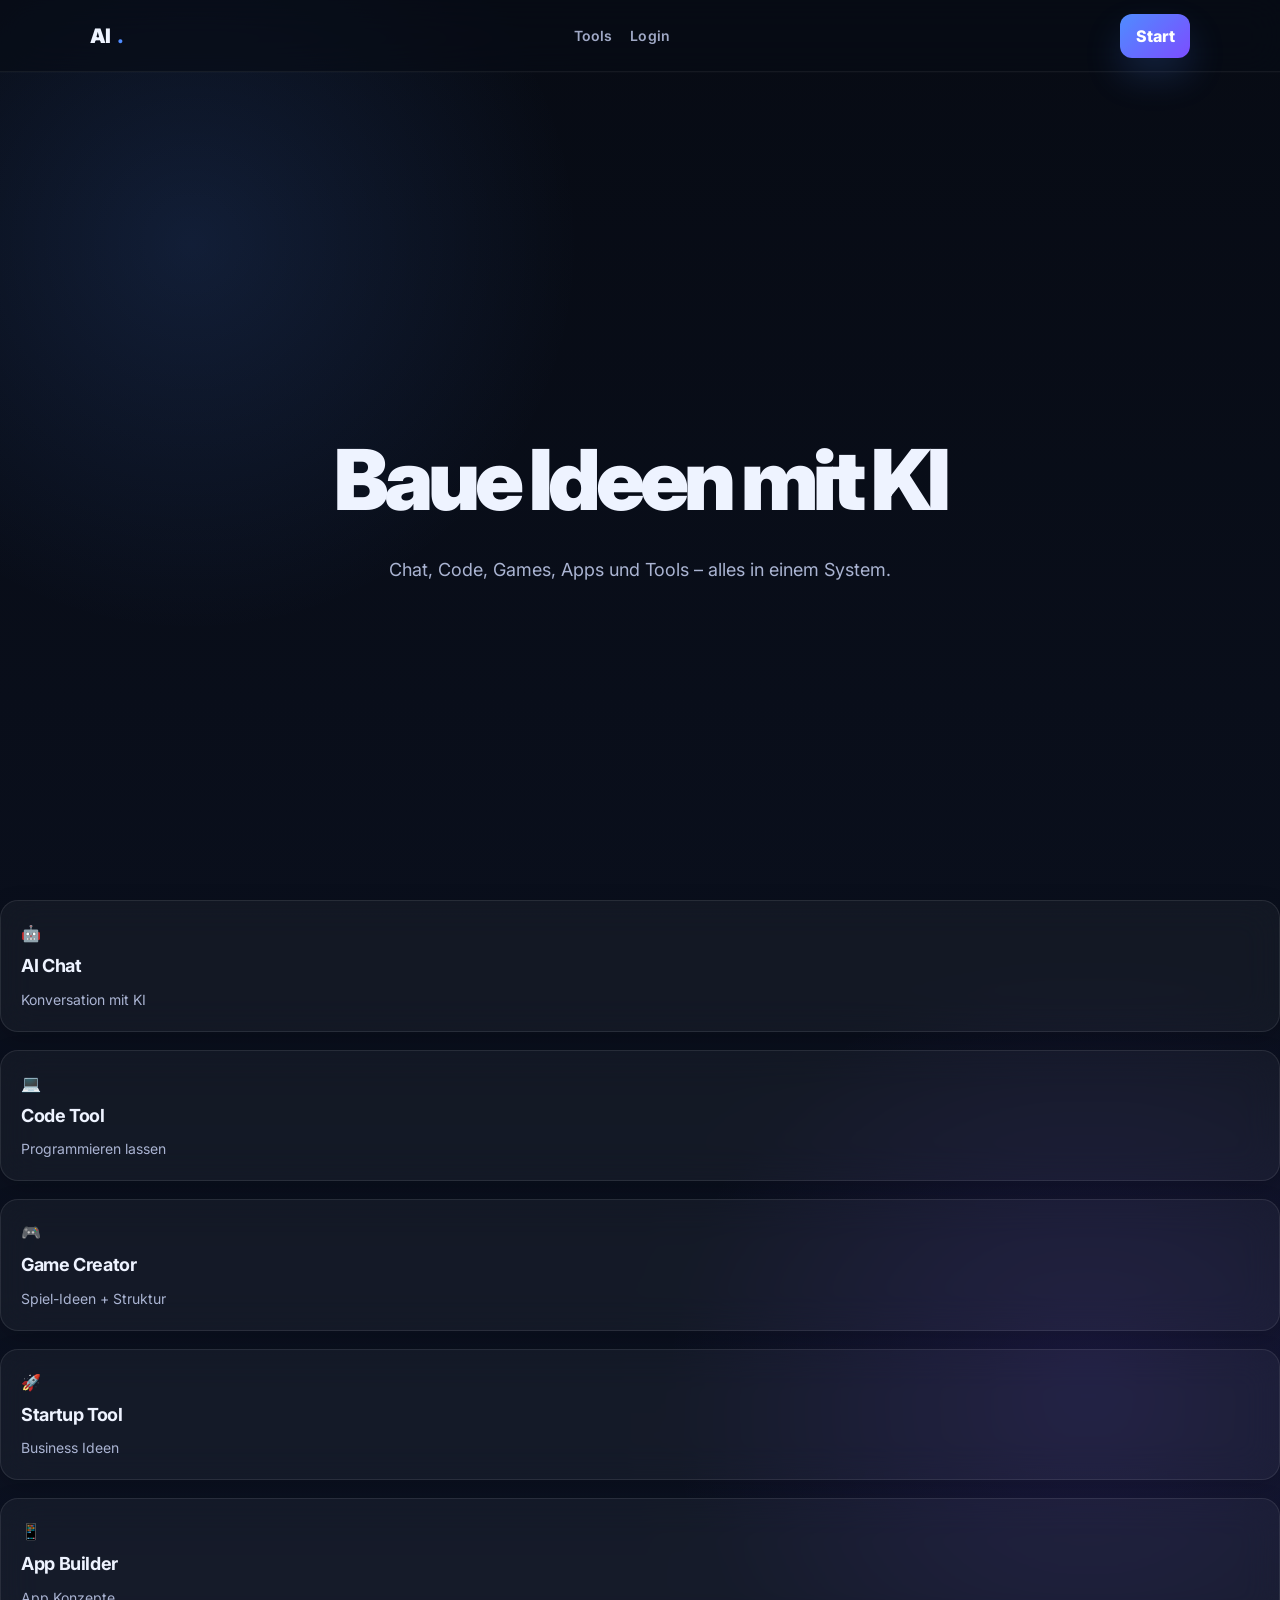
<file: index.html>
<!DOCTYPE html>
<html lang="de">
<head>
<meta charset="UTF-8">
<meta name="viewport" content="width=device-width, initial-scale=1.0">
<title>AI Tools Hub</title>

<link rel="stylesheet" href="style.css">
<link href="https://fonts.googleapis.com/css2?family=Inter:wght@400;600;800&display=swap" rel="stylesheet">
</head>

<body>

<header>
  <div class="logo">AI<span>.</span></div>

  <nav>
    <a href="#tools">Tools</a>
    <a href="login.html">Login</a>
  </nav>

  <button class="btnPrimary" onclick="location.href='login.html'">Start</button>
</header>

<section class="hero">

  <h1>Baue Ideen mit KI</h1>
  <p>Chat, Code, Games, Apps und Tools – alles in einem System.</p>

</section>

<section id="tools" class="grid">

  <div class="card" onclick="go('Chat Assistant','chat')">
    🤖<h3>AI Chat</h3><p>Konversation mit KI</p>
  </div>

  <div class="card" onclick="go('Code Helper','code')">
    💻<h3>Code Tool</h3><p>Programmieren lassen</p>
  </div>

  <div class="card" onclick="go('Game Creator','game')">
    🎮<h3>Game Creator</h3><p>Spiel-Ideen + Struktur</p>
  </div>

  <div class="card" onclick="go('Startup Builder','startup')">
    🚀<h3>Startup Tool</h3><p>Business Ideen</p>
  </div>

  <div class="card" onclick="go('App Builder','app')">
    📱<h3>App Builder</h3><p>App Konzepte</p>
  </div>

</section>

<script>
function go(name,type){
  location.href = `tool.html?name=${encodeURIComponent(name)}&type=${type}`;
}
</script>

</body>
</html>
</file>
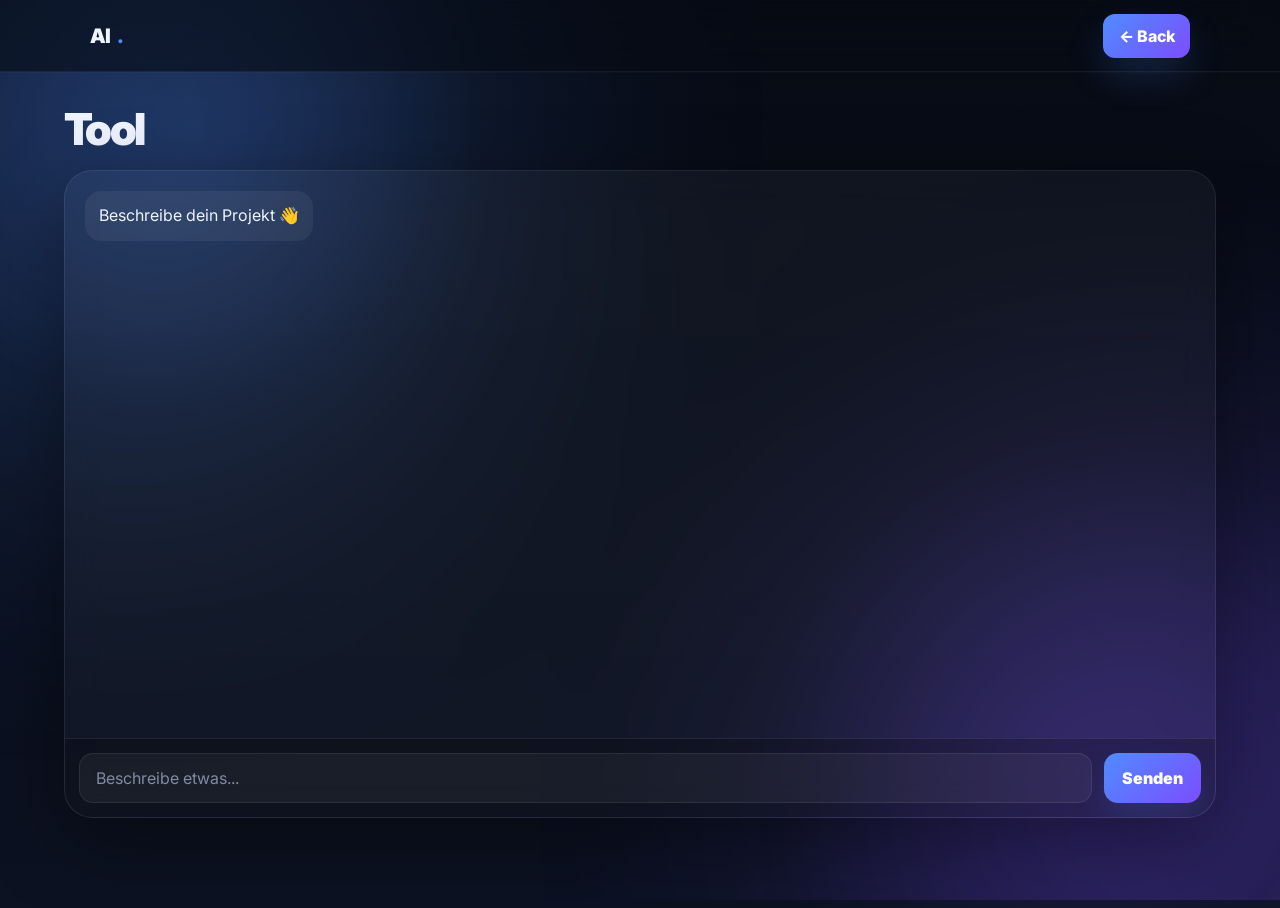
<file: tool.html>
<!DOCTYPE html>
<html lang="de">
<head>
<meta charset="UTF-8">
<meta name="viewport" content="width=device-width, initial-scale=1.0">
<title>Tool</title>

<link rel="stylesheet" href="style.css">
<link href="https://fonts.googleapis.com/css2?family=Inter:wght@300;500;700;900&display=swap" rel="stylesheet">
</head>

<body>

<div class="background">
  <div class="blur one"></div>
  <div class="blur two"></div>
</div>

<header>
  <div class="logo">AI<span>.</span></div>
  <button class="login" onclick="window.location='index.html'">← Back</button>
</header>

<main class="toolWrap">

<div class="toolHeader">
  <h1 id="title"></h1>
</div>

<div class="chatCard">

<div id="chat"></div>

<div class="chatInput">
  <input id="input" placeholder="Beschreibe etwas...">
  <button id="send">Senden</button>
</div>

</div>

</main>

<script>
const params = new URLSearchParams(location.search);
const type = params.get("type") || "chat";
document.getElementById("title").innerText = params.get("name") || "Tool";

const chat = document.getElementById("chat");
const input = document.getElementById("input");
const send = document.getElementById("send");

function add(t,c){
  const d=document.createElement("div");
  d.className=c;
  d.innerText=t;
  chat.appendChild(d);
  chat.scrollTop=chat.scrollHeight;
}

function bot(msg){
  msg = msg.toLowerCase();

  if(type==="game"){
    return "🎮 Game Idee:\n\nMechanik: " + msg +
    "\n\nCharaktere: Spieler + Gegner\nLevel: 3–5 Stages\nZiel: Score System + Progression\n\n💡 Optional: Multiplayer später";
  }

  if(type==="app"){
    return "📱 App Idee:\n" + msg + "\n\nFeatures: Login, Profile, Datenbank";
  }

  if(type==="startup"){
    return "🚀 Startup Idee:\n" + msg + "\n\nMonetarisierung: Ads + Premium";
  }

  if(msg.includes("code")) return "💻 Ich helfe dir beim Code!";
  if(msg.includes("idee")) return "💡 Gute Idee!";
  return "Ich habe das verstanden.";
}

function sendMsg(){
  const v=input.value.trim();
  if(!v)return;

  add(v,"user");
  input.value="";

  setTimeout(()=>{
    add(bot(v),"bot");
  },300);
}

send.onclick=sendMsg;
input.addEventListener("keydown",e=>e.key==="Enter"&&sendMsg());

add("Beschreibe dein Projekt 👋","bot");
</script>

</body>
</html>
</file>
<file: style.css>
:root{
  --bg:#070b14;
  --bg-2:#0c1222;
  --panel:rgba(255,255,255,.04);
  --panel-2:rgba(255,255,255,.06);
  --panel-3:rgba(255,255,255,.08);
  --border:rgba(255,255,255,.09);
  --border-2:rgba(79,140,255,.25);
  --text:#eef3ff;
  --muted:#aab4d2;
  --muted-2:#7f8aa8;
  --accent:#4f8cff;
  --accent-2:#7c4dff;
  --accent-3:#36d1dc;
  --success:#2dd4bf;
  --warn:#f59e0b;
  --danger:#f87171;
  --radius-sm:10px;
  --radius-md:14px;
  --radius-lg:18px;
  --radius-xl:24px;
  --radius-2xl:30px;
  --shadow-sm:0 8px 24px rgba(0,0,0,.18);
  --shadow-md:0 16px 48px rgba(0,0,0,.28);
  --shadow-lg:0 24px 80px rgba(0,0,0,.42);
  --container:1200px;
  --header-h:72px;
  --transition:.22s ease;
  --transition-slow:.35s ease;
}

*{
  margin:0;
  padding:0;
  box-sizing:border-box;
  -webkit-tap-highlight-color:transparent;
}

html{
  scroll-behavior:smooth;
}

body{
  min-height:100vh;
  background:
    radial-gradient(circle at 15% 15%, rgba(79,140,255,.14), transparent 22%),
    radial-gradient(circle at 85% 85%, rgba(124,77,255,.14), transparent 24%),
    linear-gradient(180deg, var(--bg) 0%, var(--bg-2) 100%);
  color:var(--text);
  overflow-x:hidden;
  line-height:1.5;
  font-family:Inter, system-ui, -apple-system, BlinkMacSystemFont, "Segoe UI", sans-serif;
  text-rendering:optimizeLegibility;
  -webkit-font-smoothing:antialiased;
  -moz-osx-font-smoothing:grayscale;
}

img,svg,video{
  display:block;
  max-width:100%;
}

a{
  color:inherit;
}

button,
input,
textarea,
select{
  font:inherit;
}

button{
  cursor:pointer;
  border:none;
  outline:none;
  transition:transform var(--transition), background var(--transition), border-color var(--transition), box-shadow var(--transition), opacity var(--transition);
}

button:active{
  transform:translateY(1px);
}

button:focus-visible,
a:focus-visible,
input:focus-visible,
textarea:focus-visible,
select:focus-visible{
  outline:2px solid rgba(79,140,255,.75);
  outline-offset:2px;
}

::selection{
  background:rgba(79,140,255,.35);
  color:#fff;
}

/* =========================
   BACKGROUND / EFFECTS
========================= */

.background{
  position:fixed;
  inset:0;
  z-index:-2;
  overflow:hidden;
  pointer-events:none;
}

.blur{
  position:absolute;
  width:680px;
  height:680px;
  border-radius:50%;
  filter:blur(140px);
  opacity:.28;
  animation:floatBlob 12s ease-in-out infinite;
}

.blur.one{
  top:-220px;
  left:-220px;
  background:rgba(79,140,255,.95);
}

.blur.two{
  bottom:-240px;
  right:-240px;
  background:rgba(124,77,255,.9);
  animation-delay:4s;
}

.blur.three{
  top:30%;
  left:50%;
  transform:translateX(-50%);
  background:rgba(54,209,220,.6);
  animation-delay:7s;
}

@keyframes floatBlob{
  0%{ transform:translate3d(0,0,0) scale(1); }
  33%{ transform:translate3d(20px,-24px,0) scale(1.05); }
  66%{ transform:translate3d(-16px,16px,0) scale(.96); }
  100%{ transform:translate3d(0,0,0) scale(1); }
}

.noise{
  position:fixed;
  inset:0;
  pointer-events:none;
  z-index:-1;
  opacity:.06;
  background-image:
    linear-gradient(rgba(255,255,255,.5) 1px, transparent 1px),
    linear-gradient(90deg, rgba(255,255,255,.5) 1px, transparent 1px);
  background-size:36px 36px;
  mask-image:radial-gradient(circle at center, black 35%, transparent 95%);
}

/* =========================
   LAYOUT HELPERS
========================= */

.container{
  width:min(100%, var(--container));
  margin-inline:auto;
  padding-inline:24px;
}

.section{
  padding:88px 0;
}

.section-sm{
  padding:56px 0;
}

.section-lg{
  padding:120px 0;
}

.stack{
  display:flex;
  flex-direction:column;
  gap:16px;
}

.stack-sm{
  display:flex;
  flex-direction:column;
  gap:10px;
}

.inline{
  display:flex;
  align-items:center;
  gap:10px;
}

.grid{
  display:grid;
  gap:18px;
}

.grid-2{
  grid-template-columns:repeat(2,minmax(0,1fr));
}

.grid-3{
  grid-template-columns:repeat(3,minmax(0,1fr));
}

.grid-4{
  grid-template-columns:repeat(4,minmax(0,1fr));
}

.center{
  display:grid;
  place-items:center;
}

.hidden{
  display:none !important;
}

.relative{
  position:relative;
}

.z-1{
  z-index:1;
}

.text-center{
  text-align:center;
}

.muted{
  color:var(--muted);
}

.muted-2{
  color:var(--muted-2);
}

/* =========================
   HEADER
========================= */

header{
  position:sticky;
  top:0;
  z-index:50;
  height:var(--header-h);
  display:flex;
  align-items:center;
  justify-content:space-between;
  gap:18px;
  padding:0 7%;
  background:rgba(8,12,22,.62);
  backdrop-filter:blur(18px);
  border-bottom:1px solid rgba(255,255,255,.06);
  box-shadow:0 1px 0 rgba(255,255,255,.02);
}

.logo{
  display:flex;
  align-items:center;
  gap:6px;
  font-size:20px;
  line-height:1;
  font-weight:900;
  letter-spacing:-.02em;
  user-select:none;
}

.logo span{
  color:var(--accent);
}

nav{
  display:flex;
  align-items:center;
  gap:18px;
  flex-wrap:wrap;
}

nav a{
  position:relative;
  text-decoration:none;
  color:var(--muted);
  font-size:14px;
  font-weight:600;
  letter-spacing:.01em;
  transition:color var(--transition), opacity var(--transition);
  opacity:.94;
}

nav a:hover{
  color:#fff;
  opacity:1;
}

nav a::after{
  content:"";
  position:absolute;
  left:0;
  bottom:-8px;
  width:100%;
  height:2px;
  border-radius:99px;
  transform:scaleX(0);
  transform-origin:left;
  background:linear-gradient(90deg, var(--accent), var(--accent-2));
  transition:transform var(--transition);
}

nav a:hover::after{
  transform:scaleX(1);
}

.headerActions{
  display:flex;
  align-items:center;
  gap:10px;
}

.ghostBtn,
.login,
.btnPrimary,
.btnSecondary,
.btnTertiary{
  display:inline-flex;
  align-items:center;
  justify-content:center;
  gap:8px;
  min-height:44px;
  padding:0 16px;
  border-radius:12px;
  font-weight:800;
  letter-spacing:-.01em;
  transition:transform var(--transition), box-shadow var(--transition), background var(--transition), border-color var(--transition), opacity var(--transition);
  user-select:none;
}

.ghostBtn{
  width:44px;
  padding:0;
  background:rgba(255,255,255,.06);
  color:#fff;
  border:1px solid rgba(255,255,255,.08);
  box-shadow:var(--shadow-sm);
}

.ghostBtn:hover{
  background:rgba(255,255,255,.1);
  transform:translateY(-1px);
}

.login,
.btnPrimary{
  background:linear-gradient(135deg, var(--accent), var(--accent-2));
  color:#fff;
  box-shadow:0 18px 36px rgba(79,140,255,.18);
}

.login:hover,
.btnPrimary:hover{
  transform:translateY(-2px);
  box-shadow:0 24px 46px rgba(79,140,255,.24);
}

.btnSecondary{
  background:rgba(255,255,255,.06);
  color:#fff;
  border:1px solid rgba(255,255,255,.08);
}

.btnSecondary:hover{
  background:rgba(255,255,255,.09);
  transform:translateY(-2px);
}

.btnTertiary{
  background:transparent;
  color:var(--text);
  border:1px solid rgba(255,255,255,.08);
}

.btnTertiary:hover{
  background:rgba(255,255,255,.05);
  transform:translateY(-2px);
}

.backBtn{
  display:inline-flex;
  align-items:center;
  gap:8px;
  min-height:42px;
  padding:0 14px;
  border-radius:12px;
  text-decoration:none;
  color:#fff;
  background:rgba(255,255,255,.06);
  border:1px solid rgba(255,255,255,.08);
  transition:transform var(--transition), background var(--transition), border-color var(--transition);
}

.backBtn:hover{
  background:rgba(255,255,255,.1);
  border-color:rgba(255,255,255,.14);
  transform:translateY(-1px);
}

/* =========================
   HERO
========================= */

.hero,
.heroClean{
  position:relative;
  width:min(100%, var(--container));
  margin-inline:auto;
  padding:88px 24px 36px;
  min-height:calc(100vh - var(--header-h));
  display:flex;
  align-items:center;
}

.hero{
  flex-direction:column;
  justify-content:center;
  text-align:center;
  gap:18px;
}

.heroClean{
  flex-direction:row;
  justify-content:flex-start;
  gap:24px;
}

.heroText{
  max-width:840px;
}

.hero h1,
.heroText h1{
  font-size:clamp(42px, 7vw, 84px);
  line-height:.98;
  letter-spacing:-.06em;
  font-weight:950;
}

.hero h1 span,
.heroText span{
  color:var(--accent);
}

.hero p,
.heroText p{
  margin-top:16px;
  max-width:720px;
  color:var(--muted);
  font-size:clamp(16px, 2vw, 18px);
  line-height:1.7;
}

.heroButtons{
  margin-top:28px;
  display:flex;
  align-items:center;
  gap:12px;
  flex-wrap:wrap;
}

.heroButtons button{
  min-height:48px;
  padding:0 18px;
  border-radius:14px;
  border:none;
  font-weight:800;
}

.badge,
.kicker{
  display:inline-flex;
  align-items:center;
  gap:8px;
  min-height:34px;
  padding:0 12px;
  border-radius:999px;
  background:rgba(79,140,255,.14);
  color:#dce8ff;
  border:1px solid rgba(79,140,255,.2);
  font-size:12px;
  font-weight:800;
  letter-spacing:.02em;
  width:max-content;
}

.kicker{
  margin-bottom:14px;
}

/* =========================
   PANELS / GLASS
========================= */

.glass,
.glassPanel,
.panel,
.loginCard,
.loginBox,
.chatCard,
.contactCard,
.toolCard,
.card,
.featureCard,
.pricingCard{
  position:relative;
  background:var(--panel);
  border:1px solid var(--border);
  backdrop-filter:blur(18px);
  box-shadow:var(--shadow-sm);
}

.glass{
  width:min(100%, 430px);
  padding:24px;
  border-radius:var(--radius-2xl);
}

.glassPanel{
  border-radius:var(--radius-xl);
  padding:20px;
}

.panel{
  border-radius:var(--radius-xl);
  padding:20px;
}

.card{
  border-radius:18px;
  padding:20px;
}

.toolCard{
  border-radius:20px;
  padding:22px;
}

.contactCard{
  border-radius:20px;
  padding:22px;
}

.featureCard{
  border-radius:20px;
  padding:22px;
}

.pricingCard{
  border-radius:22px;
  padding:24px;
}

/* =========================
   MINI LIST / TOOL PREVIEW
========================= */

.miniTitle{
  margin-bottom:16px;
  font-size:14px;
  color:var(--muted);
  font-weight:800;
  letter-spacing:.04em;
  text-transform:uppercase;
}

.miniList{
  display:flex;
  flex-direction:column;
  gap:12px;
}

.tool{
  display:flex;
  align-items:center;
  gap:12px;
  width:100%;
  padding:14px 14px;
  border-radius:16px;
  background:rgba(255,255,255,.04);
  border:1px solid rgba(255,255,255,.06);
  cursor:pointer;
  transition:transform var(--transition), background var(--transition), border-color var(--transition), box-shadow var(--transition);
}

.tool:hover{
  transform:translateY(-2px);
  background:rgba(79,140,255,.11);
  border-color:rgba(79,140,255,.2);
  box-shadow:0 16px 34px rgba(0,0,0,.18);
}

.toolTop{
  display:flex;
  align-items:flex-start;
  gap:12px;
  width:100%;
}

.toolIcon{
  width:40px;
  height:40px;
  flex:0 0 40px;
  display:grid;
  place-items:center;
  border-radius:14px;
  background:rgba(79,140,255,.15);
  border:1px solid rgba(79,140,255,.18);
  font-size:20px;
}

.toolName{
  font-size:15px;
  font-weight:900;
  letter-spacing:-.02em;
  color:#fff;
}

.toolDesc{
  margin-top:3px;
  font-size:12px;
  line-height:1.45;
  color:var(--muted);
}

/* =========================
   SECTIONS
========================= */

.toolSection,
.featuresSection,
.contactSection,
.pricingSection,
.loginPage{
  width:min(100%, var(--container));
  margin-inline:auto;
  padding:44px 24px 90px;
}

.sectionHeader{
  display:flex;
  flex-direction:column;
  gap:8px;
  margin-bottom:22px;
}

.sectionHeader h2{
  font-size:clamp(28px, 4vw, 42px);
  line-height:1.1;
  letter-spacing:-.04em;
  font-weight:950;
}

.sectionHeader p{
  color:var(--muted);
  max-width:760px;
  line-height:1.7;
}

/* =========================
   SEARCH
========================= */

.searchWrap{
  margin-bottom:22px;
}

.searchWrap input,
.searchBox input,
.loginCard input,
.loginBox input,
.panel input,
.panel textarea,
.inputBox input,
.chatInput input{
  width:100%;
  min-height:48px;
  border-radius:14px;
  padding:0 16px;
  border:1px solid rgba(255,255,255,.08);
  background:rgba(255,255,255,.05);
  color:#fff;
  outline:none;
  transition:border-color var(--transition), background var(--transition), box-shadow var(--transition), transform var(--transition);
}

.panel textarea{
  min-height:180px;
  padding:16px;
  resize:vertical;
  line-height:1.6;
}

.searchWrap input::placeholder,
.searchBox input::placeholder,
.loginCard input::placeholder,
.loginBox input::placeholder,
.panel input::placeholder,
.panel textarea::placeholder,
.inputBox input::placeholder,
.chatInput input::placeholder{
  color:rgba(170,180,210,.72);
}

.searchWrap input:focus,
.searchBox input:focus,
.loginCard input:focus,
.loginBox input:focus,
.panel input:focus,
.panel textarea:focus,
.inputBox input:focus,
.chatInput input:focus{
  border-color:rgba(79,140,255,.42);
  background:rgba(255,255,255,.07);
  box-shadow:0 0 0 4px rgba(79,140,255,.12);
}

/* =========================
   TOOL GRID / CARDS
========================= */

.toolsGrid{
  display:grid;
  grid-template-columns:repeat(auto-fit,minmax(220px,1fr));
  gap:16px;
}

.toolCard{
  display:flex;
  flex-direction:column;
  gap:8px;
  cursor:pointer;
  overflow:hidden;
  transition:transform var(--transition), background var(--transition), border-color var(--transition), box-shadow var(--transition);
}

.toolCard::before{
  content:"";
  position:absolute;
  inset:auto -30% -30% auto;
  width:160px;
  height:160px;
  border-radius:50%;
  background:radial-gradient(circle, rgba(79,140,255,.18), transparent 60%);
  transform:translate3d(0,0,0);
  pointer-events:none;
}

.toolCard:hover{
  transform:translateY(-6px);
  background:rgba(79,140,255,.11);
  border-color:rgba(79,140,255,.24);
  box-shadow:var(--shadow-md);
}

.toolCard .cardIcon{
  width:48px;
  height:48px;
  display:grid;
  place-items:center;
  border-radius:16px;
  background:rgba(79,140,255,.16);
  border:1px solid rgba(79,140,255,.2);
  font-size:24px;
}

.toolCard h3{
  margin-top:6px;
  font-size:18px;
  line-height:1.2;
  letter-spacing:-.02em;
}

.toolCard p{
  font-size:13px;
  color:var(--muted);
  line-height:1.55;
}

.toolCard button{
  margin-top:12px;
  min-height:42px;
  padding:0 14px;
  border-radius:12px;
  background:linear-gradient(135deg, var(--accent), var(--accent-2));
  color:#fff;
  font-weight:800;
  border:none;
}

/* =========================
   FEATURE CARDS
========================= */

.cards{
  display:grid;
  grid-template-columns:repeat(3,minmax(0,1fr));
  gap:18px;
}

.featureCard,
.card{
  display:flex;
  flex-direction:column;
  gap:10px;
  transition:transform var(--transition), background var(--transition), border-color var(--transition), box-shadow var(--transition);
}

.featureCard:hover,
.card:hover{
  transform:translateY(-5px);
  background:rgba(255,255,255,.055);
  border-color:rgba(255,255,255,.12);
  box-shadow:var(--shadow-md);
}

.featureCard h3,
.card h3{
  font-size:18px;
  line-height:1.25;
  letter-spacing:-.02em;
}

.featureCard p,
.card p{
  color:var(--muted);
  line-height:1.65;
  font-size:14px;
}

/* =========================
   HERO STAT / ADVANCED BANNERS
========================= */

.statRow{
  display:flex;
  flex-wrap:wrap;
  gap:14px;
  margin-top:28px;
}

.stat{
  min-width:160px;
  padding:16px 18px;
  border-radius:18px;
  background:rgba(255,255,255,.04);
  border:1px solid rgba(255,255,255,.06);
}

.stat strong{
  display:block;
  font-size:24px;
  line-height:1;
  letter-spacing:-.03em;
}

.stat span{
  display:block;
  margin-top:6px;
  font-size:13px;
  color:var(--muted);
}

/* =========================
   TOOL PAGE
========================= */

.toolWrap,
.toolPage{
  width:min(100%, var(--container));
  margin-inline:auto;
  padding:34px 24px 90px;
}

.toolPageTop{
  display:flex;
  justify-content:space-between;
  align-items:flex-start;
  gap:18px;
  flex-wrap:wrap;
  margin-bottom:18px;
}

.toolHeader{
  display:flex;
  flex-direction:column;
  gap:10px;
  margin-bottom:18px;
}

.toolHeader h1,
.toolPage h1,
.toolWrap h1{
  font-size:clamp(30px, 5vw, 44px);
  line-height:1.05;
  letter-spacing:-.05em;
  font-weight:950;
}

.toolPage p,
.toolWrap p,
.toolHeader p{
  color:var(--muted);
  line-height:1.7;
  max-width:780px;
}

.toolShell{
  display:grid;
  gap:18px;
}

/* =========================
   CHAT
========================= */

.chatCard{
  min-height:72vh;
  display:flex;
  flex-direction:column;
  border-radius:28px;
  overflow:hidden;
  background:
    linear-gradient(180deg, rgba(255,255,255,.04), rgba(255,255,255,.03));
  border:1px solid rgba(255,255,255,.08);
  box-shadow:var(--shadow-lg);
}

#chat{
  flex:1;
  padding:20px;
  overflow:auto;
  display:flex;
  flex-direction:column;
  gap:10px;
}

#chat::-webkit-scrollbar{
  width:10px;
}

#chat::-webkit-scrollbar-track{
  background:transparent;
}

#chat::-webkit-scrollbar-thumb{
  background:rgba(255,255,255,.12);
  border-radius:99px;
}

.msg,
.user,
.bot{
  max-width:min(78%, 760px);
  padding:12px 14px;
  border-radius:16px;
  line-height:1.6;
  word-break:break-word;
  white-space:pre-wrap;
}

.msg{
  border:1px solid rgba(255,255,255,.06);
}

.user{
  align-self:flex-end;
  background:linear-gradient(135deg, var(--accent), var(--accent-2));
  color:#fff;
  border:1px solid rgba(255,255,255,.08);
  box-shadow:0 16px 28px rgba(79,140,255,.14);
}

.bot{
  align-self:flex-start;
  background:rgba(255,255,255,.06);
  color:#eef3ff;
}

.chatInput{
  display:flex;
  gap:12px;
  align-items:center;
  padding:14px;
  border-top:1px solid rgba(255,255,255,.08);
  background:rgba(0,0,0,.22);
}

.chatInput input{
  flex:1;
  min-height:50px;
  border-radius:14px;
  padding:0 16px;
}

.chatInput button{
  min-height:50px;
  padding:0 18px;
  border-radius:14px;
  background:linear-gradient(135deg, var(--accent), var(--accent-2));
  color:#fff;
  font-weight:900;
  box-shadow:0 18px 32px rgba(79,140,255,.15);
}

.chatInput button:hover{
  transform:translateY(-2px);
}

/* =========================
   INPUT BOX / SIMPLE PANELS
========================= */

.inputBox{
  display:flex;
  gap:12px;
  align-items:center;
}

.inputBox input{
  flex:1;
}

.inputBox button,
.panel button,
.loginCard button,
.loginBox button{
  min-height:48px;
  padding:0 18px;
  border-radius:14px;
  background:linear-gradient(135deg, var(--accent), var(--accent-2));
  color:#fff;
  font-weight:900;
  border:none;
}

.panel button{
  width:max-content;
}

.panel button:hover,
.loginCard button:hover,
.loginBox button:hover{
  transform:translateY(-2px);
}

/* =========================
   LOGIN
========================= */

.loginPage{
  min-height:calc(100vh - var(--header-h));
  display:grid;
  place-items:center;
  padding-top:32px;
}

.loginCard,
.loginBox{
  width:min(100%, 460px);
  padding:28px;
  border-radius:28px;
  background:linear-gradient(180deg, rgba(255,255,255,.055), rgba(255,255,255,.035));
  border:1px solid rgba(255,255,255,.08);
  box-shadow:var(--shadow-lg);
}

.loginCard h1,
.loginBox h1{
  font-size:clamp(28px, 4vw, 36px);
  line-height:1.1;
  letter-spacing:-.04em;
}

.loginCard p,
.loginBox p{
  margin-top:8px;
  color:var(--muted);
}

.tabBox,
.tabs{
  display:grid;
  grid-template-columns:repeat(2, minmax(0, 1fr));
  gap:10px;
  margin:22px 0 18px;
}

.tab{
  min-height:46px;
  border-radius:14px;
  background:rgba(255,255,255,.05);
  color:#fff;
  border:1px solid rgba(255,255,255,.08);
  font-weight:900;
}

.tab.active{
  background:linear-gradient(135deg, var(--accent), var(--accent-2));
  border-color:transparent;
  box-shadow:0 18px 32px rgba(79,140,255,.16);
}

.form{
  display:flex;
  flex-direction:column;
  gap:12px;
}

.form.hidden,
.hidden{
  display:none !important;
}

.hint{
  margin-top:14px;
  font-size:12px;
  color:var(--muted-2);
  line-height:1.5;
  text-align:center;
}

.loginCard input,
.loginBox input{
  min-height:50px;
}

.loginCard button,
.loginBox button{
  min-height:50px;
}

/* =========================
   PRICING
========================= */

.pricingSection{
  padding-top:24px;
}

.pricingGrid{
  display:grid;
  grid-template-columns:repeat(3,minmax(0,1fr));
  gap:18px;
}

.price{
  font-size:40px;
  font-weight:950;
  letter-spacing:-.05em;
  line-height:1;
}

.price small{
  font-size:14px;
  color:var(--muted);
  font-weight:700;
}

.pricingCard ul{
  list-style:none;
  display:grid;
  gap:10px;
  margin:18px 0;
}

.pricingCard li{
  color:var(--muted);
  display:flex;
  align-items:flex-start;
  gap:10px;
  line-height:1.55;
}

.pricingCard li::before{
  content:"•";
  color:var(--accent);
  font-weight:900;
}

/* =========================
   TABLES / LISTS / INFO
========================= */

.infoList{
  display:grid;
  gap:12px;
}

.infoItem{
  display:flex;
  justify-content:space-between;
  gap:14px;
  align-items:flex-start;
  padding:14px 16px;
  border-radius:16px;
  background:rgba(255,255,255,.04);
  border:1px solid rgba(255,255,255,.06);
}

.infoItem strong{
  font-size:14px;
  letter-spacing:-.01em;
}

.infoItem span{
  color:var(--muted);
  font-size:13px;
  line-height:1.5;
  text-align:right;
}

/* =========================
   BADGES / TAGS / PILLS
========================= */

.pill,
.tag,
.chip{
  display:inline-flex;
  align-items:center;
  gap:6px;
  min-height:30px;
  padding:0 10px;
  border-radius:999px;
  font-size:12px;
  font-weight:800;
  border:1px solid rgba(255,255,255,.08);
  background:rgba(255,255,255,.05);
  color:#fff;
  width:max-content;
}

.pill.accent{
  background:rgba(79,140,255,.14);
  border-color:rgba(79,140,255,.2);
  color:#dbe8ff;
}

.pill.success{
  background:rgba(45,212,191,.12);
  border-color:rgba(45,212,191,.18);
  color:#d7fffb;
}

.pill.warn{
  background:rgba(245,158,11,.12);
  border-color:rgba(245,158,11,.2);
  color:#fff2d7;
}

/* =========================
   FOOTER
========================= */

footer{
  padding:32px 7% 56px;
  color:var(--muted);
  text-align:center;
  border-top:1px solid rgba(255,255,255,.06);
  background:rgba(255,255,255,.01);
}

/* =========================
   FORMS / ELEMENTS
========================= */

label{
  display:block;
  margin-bottom:8px;
  font-size:13px;
  font-weight:800;
  color:#dfe6ff;
}

textarea{
  width:100%;
  min-height:160px;
  resize:vertical;
}

select{
  width:100%;
  min-height:48px;
  border-radius:14px;
  padding:0 14px;
  border:1px solid rgba(255,255,255,.08);
  background:rgba(255,255,255,.05);
  color:#fff;
}

/* =========================
   BUTTON VARIANTS
========================= */

.btnRow{
  display:flex;
  flex-wrap:wrap;
  gap:10px;
}

.btnRow > *{
  flex:0 0 auto;
}

.btnBlock{
  width:100%;
}

.iconBtn{
  min-width:44px;
  width:44px;
  padding:0;
}

.secondaryBtn{
  background:rgba(255,255,255,.06);
  color:#fff;
  border:1px solid rgba(255,255,255,.08);
}

.secondaryBtn:hover{
  background:rgba(255,255,255,.1);
}

.tertiaryBtn{
  background:transparent;
  color:#fff;
  border:1px solid rgba(255,255,255,.08);
}

.tertiaryBtn:hover{
  background:rgba(255,255,255,.05);
}

/* =========================
   ANCHOR BUTTON LOOKS
========================= */

a.btnPrimary,
a.btnSecondary,
a.btnTertiary,
a.login,
a.backBtn{
  text-decoration:none;
}

/* =========================
   UTILITY SHADOWS
========================= */

.shadow-sm{
  box-shadow:var(--shadow-sm);
}

.shadow-md{
  box-shadow:var(--shadow-md);
}

.shadow-lg{
  box-shadow:var(--shadow-lg);
}

/* =========================
   GRADIENT HELPERS
========================= */

.gradientText{
  background:linear-gradient(90deg, var(--accent), var(--accent-3));
  -webkit-background-clip:text;
  background-clip:text;
  color:transparent;
}

.gradientBorder{
  position:relative;
}

.gradientBorder::before{
  content:"";
  position:absolute;
  inset:0;
  padding:1px;
  border-radius:inherit;
  background:linear-gradient(135deg, rgba(79,140,255,.8), rgba(124,77,255,.8));
  -webkit-mask:
    linear-gradient(#fff 0 0) content-box,
    linear-gradient(#fff 0 0);
  -webkit-mask-composite:xor;
  mask-composite:exclude;
  pointer-events:none;
}

/* =========================
   STATES
========================= */

.is-loading{
  opacity:.8;
  pointer-events:none;
}

.is-disabled{
  opacity:.45;
  pointer-events:none;
  filter:saturate(.8);
}

.is-active{
  border-color:rgba(79,140,255,.3);
  background:rgba(79,140,255,.12);
}

/* =========================
   DETAILS / ACCORDION-LIKE
========================= */

.detailCard{
  display:grid;
  gap:10px;
  padding:20px;
  border-radius:18px;
  background:rgba(255,255,255,.04);
  border:1px solid rgba(255,255,255,.06);
}

.detailCard h3{
  font-size:18px;
  line-height:1.2;
}

.detailCard p{
  color:var(--muted);
  line-height:1.65;
}

/* =========================
   EMPTY STATE
========================= */

.emptyState{
  display:grid;
  place-items:center;
  gap:10px;
  min-height:220px;
  text-align:center;
  border-radius:22px;
  background:rgba(255,255,255,.03);
  border:1px dashed rgba(255,255,255,.1);
  color:var(--muted);
}

.emptyState strong{
  color:#fff;
  font-size:18px;
}

/* =========================
   CODE / PRE
========================= */

pre,
code{
  font-family:ui-monospace, SFMono-Regular, Menlo, Monaco, Consolas, "Liberation Mono", monospace;
}

pre{
  overflow:auto;
  padding:16px;
  border-radius:18px;
  background:rgba(255,255,255,.04);
  border:1px solid rgba(255,255,255,.08);
  color:#ecf2ff;
}

code{
  padding:.18rem .4rem;
  border-radius:8px;
  background:rgba(255,255,255,.06);
}

/* =========================
   TABS / SUBNAV
========================= */

.subnav{
  display:flex;
  gap:10px;
  flex-wrap:wrap;
}

.subnav a{
  text-decoration:none;
  color:var(--muted);
  padding:10px 12px;
  border-radius:12px;
  border:1px solid transparent;
  background:transparent;
  transition:background var(--transition), border-color var(--transition), color var(--transition);
}

.subnav a:hover{
  color:#fff;
  background:rgba(255,255,255,.05);
  border-color:rgba(255,255,255,.08);
}

.subnav a.active{
  color:#fff;
  background:rgba(79,140,255,.14);
  border-color:rgba(79,140,255,.2);
}

/* =========================
   TOOL PLACEHOLDERS
========================= */

.toolPlaceholder{
  display:grid;
  gap:14px;
}

.toolPlaceholder .row{
  display:grid;
  grid-template-columns:repeat(2,minmax(0,1fr));
  gap:14px;
}

/* =========================
   RESPONSIVE LARGE
========================= */

@media (max-width:1100px){
  .grid-4,
  .pricingGrid{
    grid-template-columns:repeat(2,minmax(0,1fr));
  }

  .cards{
    grid-template-columns:repeat(2,minmax(0,1fr));
  }

  .heroClean{
    flex-direction:column;
    align-items:flex-start;
  }

  .glass{
    width:min(100%, 520px);
  }
}

@media (max-width:860px){
  nav{
    display:none;
  }

  .grid-3,
  .cards,
  .pricingGrid{
    grid-template-columns:1fr;
  }

  .grid-2{
    grid-template-columns:1fr;
  }

  .hero,
  .heroClean{
    padding-top:56px;
    min-height:auto;
  }

  .hero{
    text-align:left;
    align-items:flex-start;
  }

  .hero h1,
  .heroText h1{
    font-size:clamp(36px, 12vw, 52px);
  }

  .toolWrap,
  .toolPage,
  .toolSection,
  .featuresSection,
  .contactSection,
  .pricingSection,
  .loginPage{
    padding-inline:16px;
  }

  .chatCard{
    min-height:74vh;
  }

  .inputBox,
  .chatInput{
    flex-direction:column;
  }

  .inputBox button,
  .chatInput button{
    width:100%;
  }

  .msg,
  .user,
  .bot{
    max-width:92%;
  }

  header{
    padding-inline:16px;
  }
}

@media (max-width:560px){
  .logo{
    font-size:18px;
  }

  .ghostBtn{
    width:42px;
    min-height:42px;
  }

  .login,
  .btnPrimary,
  .btnSecondary,
  .btnTertiary,
  .backBtn{
    min-height:42px;
    padding-inline:14px;
  }

  .sectionHeader h2{
    font-size:28px;
  }

  .hero p,
  .heroText p{
    font-size:15px;
  }

  .toolCard,
  .card,
  .featureCard,
  .pricingCard,
  .contactCard,
  .glassPanel,
  .panel,
  .loginCard,
  .loginBox{
    border-radius:18px;
  }

  .chatCard{
    border-radius:20px;
  }

  .toolIcon{
    width:38px;
    height:38px;
    border-radius:12px;
  }

  .toolName{
    font-size:14px;
  }

  .toolDesc{
    font-size:11px;
  }
}

@media (max-width:420px){
  .hero h1,
  .heroText h1{
    font-size:34px;
  }

  .stat{
    min-width:100%;
  }
}

/* =========================
   LIGHT VARIANT SUPPORT
========================= */

body.lightTheme{
  --bg:#f5f7fc;
  --bg-2:#eef3ff;
  --panel:rgba(255,255,255,.7);
  --panel-2:rgba(255,255,255,.84);
  --panel-3:rgba(255,255,255,.92);
  --border:rgba(11,15,25,.08);
  --text:#0b1020;
  --muted:#4f5a75;
  --muted-2:#66728b;
}

body.lightTheme{
  color:var(--text);
  background:
    radial-gradient(circle at 15% 15%, rgba(79,140,255,.12), transparent 22%),
    radial-gradient(circle at 85% 85%, rgba(124,77,255,.12), transparent 24%),
    linear-gradient(180deg, var(--bg) 0%, var(--bg-2) 100%);
}

body.lightTheme header{
  background:rgba(245,247,252,.74);
  border-bottom:1px solid rgba(11,15,25,.08);
}

body.lightTheme nav a{
  color:#4f5a75;
}

body.lightTheme .tool,
body.lightTheme .card,
body.lightTheme .toolCard,
body.lightTheme .glass,
body.lightTheme .glassPanel,
body.lightTheme .panel,
body.lightTheme .loginCard,
body.lightTheme .loginBox,
body.lightTheme .chatCard,
body.lightTheme .contactCard,
body.lightTheme .pricingCard,
body.lightTheme .featureCard{
  background:rgba(255,255,255,.82);
  border-color:rgba(11,15,25,.08);
  color:var(--text);
}

body.lightTheme .toolDesc,
body.lightTheme .featureCard p,
body.lightTheme .card p,
body.lightTheme .toolCard p,
body.lightTheme .hero p,
body.lightTheme .heroText p,
body.lightTheme .sectionHeader p,
body.lightTheme .toolPage p,
body.lightTheme .toolWrap p,
body.lightTheme .toolHeader p,
body.lightTheme .loginCard p,
body.lightTheme .loginBox p{
  color:var(--muted);
}

body.lightTheme .bot{
  background:rgba(11,16,32,.05);
  color:var(--text);
}

body.lightTheme .chatInput{
  background:rgba(255,255,255,.7);
}

body.lightTheme input,
body.lightTheme textarea,
body.lightTheme select{
  background:rgba(255,255,255,.9);
  color:var(--text);
  border-color:rgba(11,15,25,.08);
}

body.lightTheme .ghostBtn{
  background:rgba(11,15,25,.04);
  color:var(--text);
  border-color:rgba(11,15,25,.08);
}

body.lightTheme .btnSecondary,
body.lightTheme .btnTertiary{
  color:var(--text);
  border-color:rgba(11,15,25,.08);
}

body.lightTheme .backBtn{
  color:var(--text);
  background:rgba(11,15,25,.04);
  border-color:rgba(11,15,25,.08);
}

/* =========================
   EXTRA VISUAL HELPERS
========================= */

.hr{
  width:100%;
  height:1px;
  background:rgba(255,255,255,.08);
  border:none;
}

.divider{
  margin:16px 0;
}

.align-start{
  align-items:flex-start;
}

.align-center{
  align-items:center;
}

.justify-between{
  justify-content:space-between;
}

.justify-center{
  justify-content:center;
}

.w-full{
  width:100%;
}

.max-w-sm{
  max-width:420px;
}

.max-w-md{
  max-width:560px;
}

.max-w-lg{
  max-width:720px;
}

.max-w-xl{
  max-width:900px;
}

.mt-1{ margin-top:4px; }
.mt-2{ margin-top:8px; }
.mt-3{ margin-top:12px; }
.mt-4{ margin-top:16px; }
.mt-5{ margin-top:20px; }
.mt-6{ margin-top:24px; }
.mt-8{ margin-top:32px; }
.mt-10{ margin-top:40px; }

.mb-1{ margin-bottom:4px; }
.mb-2{ margin-bottom:8px; }
.mb-3{ margin-bottom:12px; }
.mb-4{ margin-bottom:16px; }
.mb-5{ margin-bottom:20px; }
.mb-6{ margin-bottom:24px; }
.mb-8{ margin-bottom:32px; }
.mb-10{ margin-bottom:40px; }

.p-1{ padding:4px; }
.p-2{ padding:8px; }
.p-3{ padding:12px; }
.p-4{ padding:16px; }
.p-5{ padding:20px; }
.p-6{ padding:24px; }

.rounded-sm{ border-radius:10px; }
.rounded-md{ border-radius:14px; }
.rounded-lg{ border-radius:18px; }
.rounded-xl{ border-radius:24px; }
.rounded-2xl{ border-radius:30px; }

.opacity-75{ opacity:.75; }
.opacity-85{ opacity:.85; }
.opacity-90{ opacity:.9; }

.transition{
  transition:all var(--transition);
}

.transition-slow{
  transition:all var(--transition-slow);
}

.scale-hover:hover{
  transform:scale(1.02);
}

.lift-hover:hover{
  transform:translateY(-4px);
}

.soft-border{
  border:1px solid var(--border);
}

.soft-border-accent{
  border:1px solid var(--border-2);
}

.soft-glow{
  box-shadow:0 0 0 1px rgba(79,140,255,.08), 0 20px 60px rgba(79,140,255,.08);
}

/* =========================
   PRINT
========================= */

@media print{
  body{
    background:#fff;
    color:#000;
  }

  header,
  .background,
  .noise,
  .blur,
  .ghostBtn,
  .login,
  .btnPrimary,
  .btnSecondary,
  .btnTertiary,
  .backBtn{
    display:none !important;
  }

  .card,
  .toolCard,
  .loginCard,
  .chatCard,
  .panel,
  .glass,
  .glassPanel,
  .featureCard,
  .pricingCard{
    box-shadow:none;
    background:#fff;
    border:1px solid #ddd;
  }
  }
</file>
